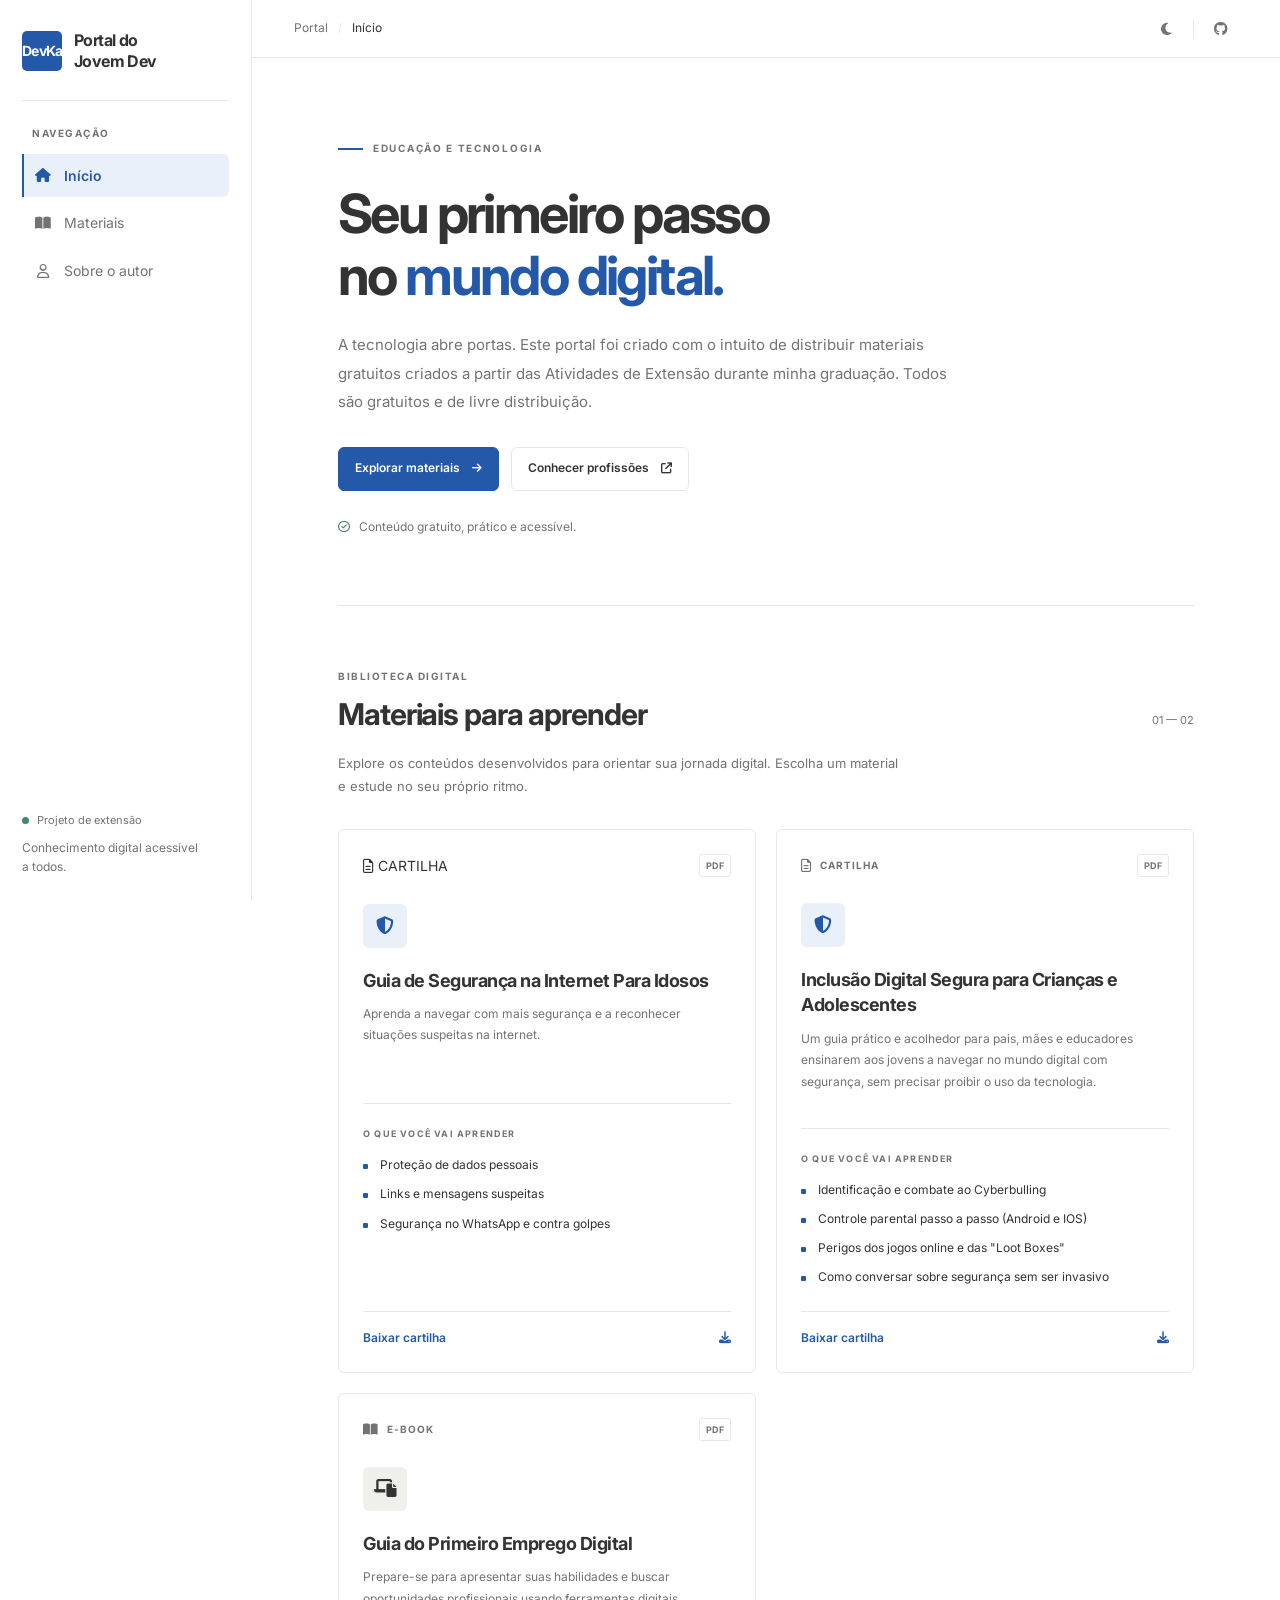
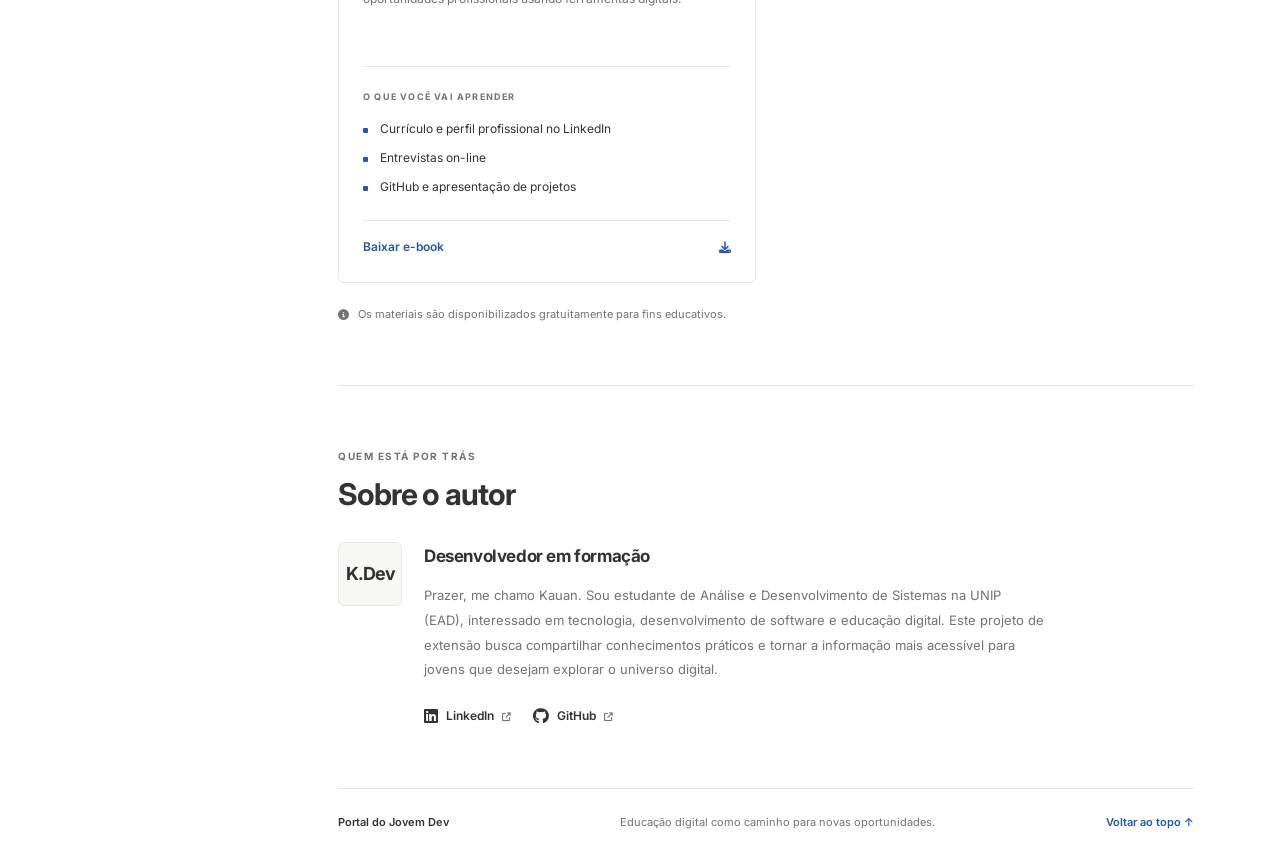
<file: index.html>
<!DOCTYPE html>
<html lang="pt-BR" data-theme="light">
<head>
  <meta charset="UTF-8">
  <meta name="viewport" content="width=device-width, initial-scale=1.0">
  <meta
    name="description"
    content="Portal do Jovem Dev: materiais educativos gratuitos para desenvolver habilidades digitais, conhecer profissões e ingressar no mundo da tecnologia."
  >
  <meta name="theme-color" content="#ffffff">
  <title>Portal do Jovem Dev</title>

  <!-- Tipografia -->
  <link rel="preconnect" href="https://fonts.googleapis.com">
  <link rel="preconnect" href="https://fonts.gstatic.com" crossorigin>
  <link
    href="https://fonts.googleapis.com/css2?family=Inter:wght@400;500;600;700&display=swap"
    rel="stylesheet"
  >

  <!-- Font Awesome -->
  <link
    rel="stylesheet"
    href="https://cdnjs.cloudflare.com/ajax/libs/font-awesome/6.7.2/css/all.min.css"
  >

  <link rel="stylesheet" href="style.css">
  <script src="script.js" defer></script>
</head>

<body data-theme="light">
  <a class="skip-link" href="#conteudo">
    Pular para o conteúdo
  </a>

  <!-- Cabeçalho mobile -->
  <header class="mobile-header">
    <button
      class="icon-button menu-toggle"
      id="menu-toggle"
      type="button"
      aria-label="Abrir menu de navegação"
      aria-expanded="false"
      aria-controls="sidebar"
    >
      <i class="fa-solid fa-bars" aria-hidden="true"></i>
    </button>

    <a class="mobile-brand" href="#inicio">
      Portal do Jovem Dev
    </a>

    <button
      class="icon-button theme-toggle"
      type="button"
      aria-label="Alternar tema"
      title="Alternar tema"
    >
      <i class="fa-solid fa-moon" aria-hidden="true"></i>
    </button>
  </header>

  <!-- Fundo para fechar o menu mobile -->
  <div class="sidebar-overlay" id="sidebar-overlay" hidden></div>

  <div class="site-layout">
    <!-- Navegação lateral -->
    <aside class="sidebar" id="sidebar" aria-label="Navegação principal">
      <div class="sidebar-inner">
        <a class="brand" href="#inicio" aria-label="Portal do Jovem Dev - Início">
          <span class="brand-mark" aria-hidden="true">DevKauan</span>
          <span class="brand-name">Portal do<br>Jovem Dev</span>
        </a>

        <div class="sidebar-divider"></div>

        <p class="nav-label">NAVEGAÇÃO</p>

        <nav class="sidebar-nav">
          <a class="nav-link active" href="#inicio">
            <i class="fa-solid fa-house" aria-hidden="true"></i>
            <span>Início</span>
          </a>

          <a class="nav-link" href="#materiais">
            <i class="fa-solid fa-book-open" aria-hidden="true"></i>
            <span>Materiais</span>
          </a>

          <a class="nav-link" href="#sobre">
            <i class="fa-regular fa-user" aria-hidden="true"></i>
            <span>Sobre o autor</span>
          </a>
        </nav>

        <div class="sidebar-bottom">
          <span class="sidebar-status">
            <span class="status-dot"></span>
            Projeto de extensão
          </span>
          <p>Conhecimento digital acessível a todos.</p>
        </div>
      </div>
    </aside>

    <!-- Conteúdo principal -->
    <main class="main-area" id="conteudo">
      <!-- Barra superior desktop -->
      <header class="topbar">
        <div class="breadcrumb">
          <span>Portal</span>
          <span class="breadcrumb-separator">/</span>
          <span id="current-page">Início</span>
        </div>

        <div class="topbar-actions">
          <button
            class="icon-button theme-toggle"
            type="button"
            aria-label="Alternar tema"
            title="Alternar tema"
          >
            <i class="fa-solid fa-moon" aria-hidden="true"></i>
          </button>

          <span class="topbar-divider"></span>

          <!-- Substitua pelo endereço real do repositório -->
          <a
            class="icon-button"
            href="https://github.com/devkauan088-rgb/Portal-do-Jovem-Dev"
            target="_blank"
            rel="noopener noreferrer"
            aria-label="Visitar o GitHub"
            title="Projeto no GitHub"
          >
            <i class="fa-brands fa-github" aria-hidden="true"></i>
          </a>
        </div>
      </header>

      <div class="content-wrapper">
        <!-- Seção 1: Início -->
        <section class="hero section-anchor" id="inicio">
          <div class="hero-eyebrow">
            <span class="eyebrow-line"></span>
            EDUCAÇÃO E TECNOLOGIA
          </div>

          <h1>
            Seu primeiro passo<br>
            no <span>mundo digital.</span>
          </h1>

          <p class="hero-description">
            A tecnologia abre portas. Este portal foi criado com o intuito de distribuir materiais gratuitos criados a partir
              das Atividades de Extensão durante minha graduação. Todos são gratuitos e de livre distribuição.
          </p>

          <div class="hero-actions">
            <a class="button button-primary" href="#materiais">
              Explorar materiais
              <i class="fa-solid fa-arrow-right" aria-hidden="true"></i>
            </a>

            <a
              class="button button-secondary"
              href="https://www.guiadacarreira.com.br/"
              target="_blank"
              rel="noopener noreferrer"
            >
              Conhecer profissões
              <i class="fa-solid fa-arrow-up-right-from-square"
                 aria-hidden="true"></i>
            </a>
          </div>

          <div class="hero-note">
            <i class="fa-regular fa-circle-check" aria-hidden="true"></i>
            Conteúdo gratuito, prático e acessível.
          </div>
        </section>

        <div class="section-divider"></div>

        <!-- Seção 2: Materiais -->
        <section class="materials-section section-anchor" id="materiais">
          <div class="section-heading">
            <div>
              <p class="section-kicker">BIBLIOTECA DIGITAL</p>
              <h2>Materiais para aprender</h2>
            </div>
            <span class="section-index">01 — 02</span>
          </div>

          <p class="section-description">
            Explore os conteúdos desenvolvidos para orientar sua jornada
            digital. Escolha um material e estude no seu próprio ritmo.
          </p>

          <div class="materials-grid">
            <!-- novo cartão -->
              <article class="material-card">
                <div class="material-card-top">
                  <span clsas="material-type">
                    <i class="fa-regular fa-file-lines"
                      aria-hidden="true"></i>
                    CARTILHA
                  </span>

                  <span class="file-format">PDF</span>
                </div>

                <div class="material-icon material-icon-blue">
                    <i class="fa-solid fa-shield-halved"
                      aria-hidden="true"></i>
                </div>

                <h3>Guia de Segurança na Internet Para Idosos</h3>

                <p class="material-description">
                  Aprenda a navegar com mais segurança e a reconhecer situações suspeitas na internet.
                </p>

                <div class="card-divider"></div>

                <p class="topics-label">O QUE VOCÊ VAI APRENDER</p>

                <ul class="topics-list">
                  <li>Proteção de dados pessoais</li>
                  <li>Links e mensagens suspeitas</li>
                  <li>Segurança no WhatsApp e contra golpes</li>
                </ul>

                <a 
                  class="material-download"
                  href="materiais/PDFs/Guia_de_Segurança_na_Internet_Para_Idosos.pdf"
                  download
                 >
                  Baixar cartilha
                  <i class="fa-solid fa-download"
                     aria-hidden="true"></i>
                </a>
              </article>



            <!-- Card: Cartilha -->
            <article class="material-card">
              <div class="material-card-top">
                <span class="material-type">
                  <i class="fa-regular fa-file-lines" aria-hidden="true"></i>
                  CARTILHA
                </span>
                <span class="file-format">PDF</span>
              </div>

              <div class="material-icon material-icon-blue">
                <i class="fa-solid fa-shield-halved" aria-hidden="true"></i>
              </div>

              <h3>Inclusão Digital Segura para Crianças e Adolescentes</h3>

              <p class="material-description">
                Um guia prático e acolhedor para pais, mães e educadores
                ensinarem aos jovens a navegar no mundo digital com segurança, sem precisar proibir o uso da tecnologia.
              </p>

              <div class="card-divider"></div>

              <p class="topics-label">O QUE VOCÊ VAI APRENDER</p>
              <ul class="topics-list">
                <li>Identificação e combate ao Cyberbulling</li>
                <li>Controle parental passo a passo (Android e IOS)</li>
                <li>Perigos dos jogos online e das "Loot Boxes"</li>
                <li>Como conversar sobre segurança sem ser invasivo</li>
              </ul>

              <a
                class="material-download"
                href="materiais/PDFs/Inclusão_Digital_Segura_Guia_Para_Proteger_Crianças_e_Adolescentes_na_Internet.pdf"
                download
              >
                Baixar cartilha
                <i class="fa-solid fa-download" aria-hidden="true"></i>
              </a>
            </article>

            <!-- Card: E-book -->
            <article class="material-card">
              <div class="material-card-top">
                <span class="material-type">
                  <i class="fa-solid fa-book-open" aria-hidden="true"></i>
                  E-BOOK
                </span>
                <span class="file-format">PDF</span>
              </div>

              <div class="material-icon material-icon-orange">
                <i class="fa-solid fa-laptop-file" aria-hidden="true"></i>
              </div>

              <h3>Guia do Primeiro Emprego Digital</h3>

              <p class="material-description">
                Prepare-se para apresentar suas habilidades e buscar
                oportunidades profissionais usando ferramentas digitais.
              </p>

              <div class="card-divider"></div>

              <p class="topics-label">O QUE VOCÊ VAI APRENDER</p>
              <ul class="topics-list">
                <li>Currículo e perfil profissional no LinkedIn</li>
                <li>Entrevistas on-line</li>
                <li>GitHub e apresentação de projetos</li>
              </ul>

              <a
                class="material-download"
                href="materiais/PDFs/Guia_do_Primeiro_Emprego_Digital.pdf"
                download
              >
                Baixar e-book
                <i class="fa-solid fa-download" aria-hidden="true"></i>
              </a>
            </article>
          </div>

          <p class="materials-footnote">
            <i class="fa-solid fa-circle-info" aria-hidden="true"></i>
            Os materiais são disponibilizados gratuitamente para fins educativos.
          </p>
        </section>

        <div class="section-divider"></div>

        <!-- Seção 3: Sobre o autor -->
        <section class="about-section section-anchor" id="sobre">
          <div class="section-heading">
            <div>
              <p class="section-kicker">QUEM ESTÁ POR TRÁS</p>
              <h2>Sobre o autor</h2>
            </div>
          </div>

          <div class="about-content">
            <div class="author-monogram" aria-hidden="true">K.Dev</div>

            <div class="author-details">
              <!-- Personalize com seu nome e sua trajetória -->
              <h3>Desenvolvedor em formação</h3>

              <p>
                Prazer, me chamo Kauan. Sou estudante de Análise e Desenvolvimento de Sistemas na UNIP (EAD),
                interessado em tecnologia, desenvolvimento de software e
                educação digital. Este projeto de extensão busca compartilhar
                conhecimentos práticos e tornar a informação mais acessível
                para jovens que desejam explorar o universo digital.
              </p>

              <div class="author-links">
                <!-- Substitua pelos seus perfis -->
                <a
                  href="https://www.linkedin.com/in/kauan-oliveira-425830294"
                  target="_blank"
                  rel="noopener noreferrer"
                >
                  <i class="fa-brands fa-linkedin" aria-hidden="true"></i>
                  LinkedIn
                  <i class="fa-solid fa-arrow-up-right-from-square external-icon"
                     aria-hidden="true"></i>
                </a>

                <a
                  href="https://github.com/devkauan088-rgb"
                  target="_blank"
                  rel="noopener noreferrer"
                >
                  <i class="fa-brands fa-github" aria-hidden="true"></i>
                  GitHub
                  <i class="fa-solid fa-arrow-up-right-from-square external-icon"
                     aria-hidden="true"></i>
                </a>
              </div>
            </div>
          </div>
        </section>

        <!-- Rodapé -->
        <footer class="site-footer">
          <p>Portal do Jovem Dev</p>
          <p>Educação digital como caminho para novas oportunidades.</p>
          <a href="#inicio">Voltar ao topo ↑</a>
        </footer>
      </div>
    </main>
  </div>
</body>
</html>
</file>
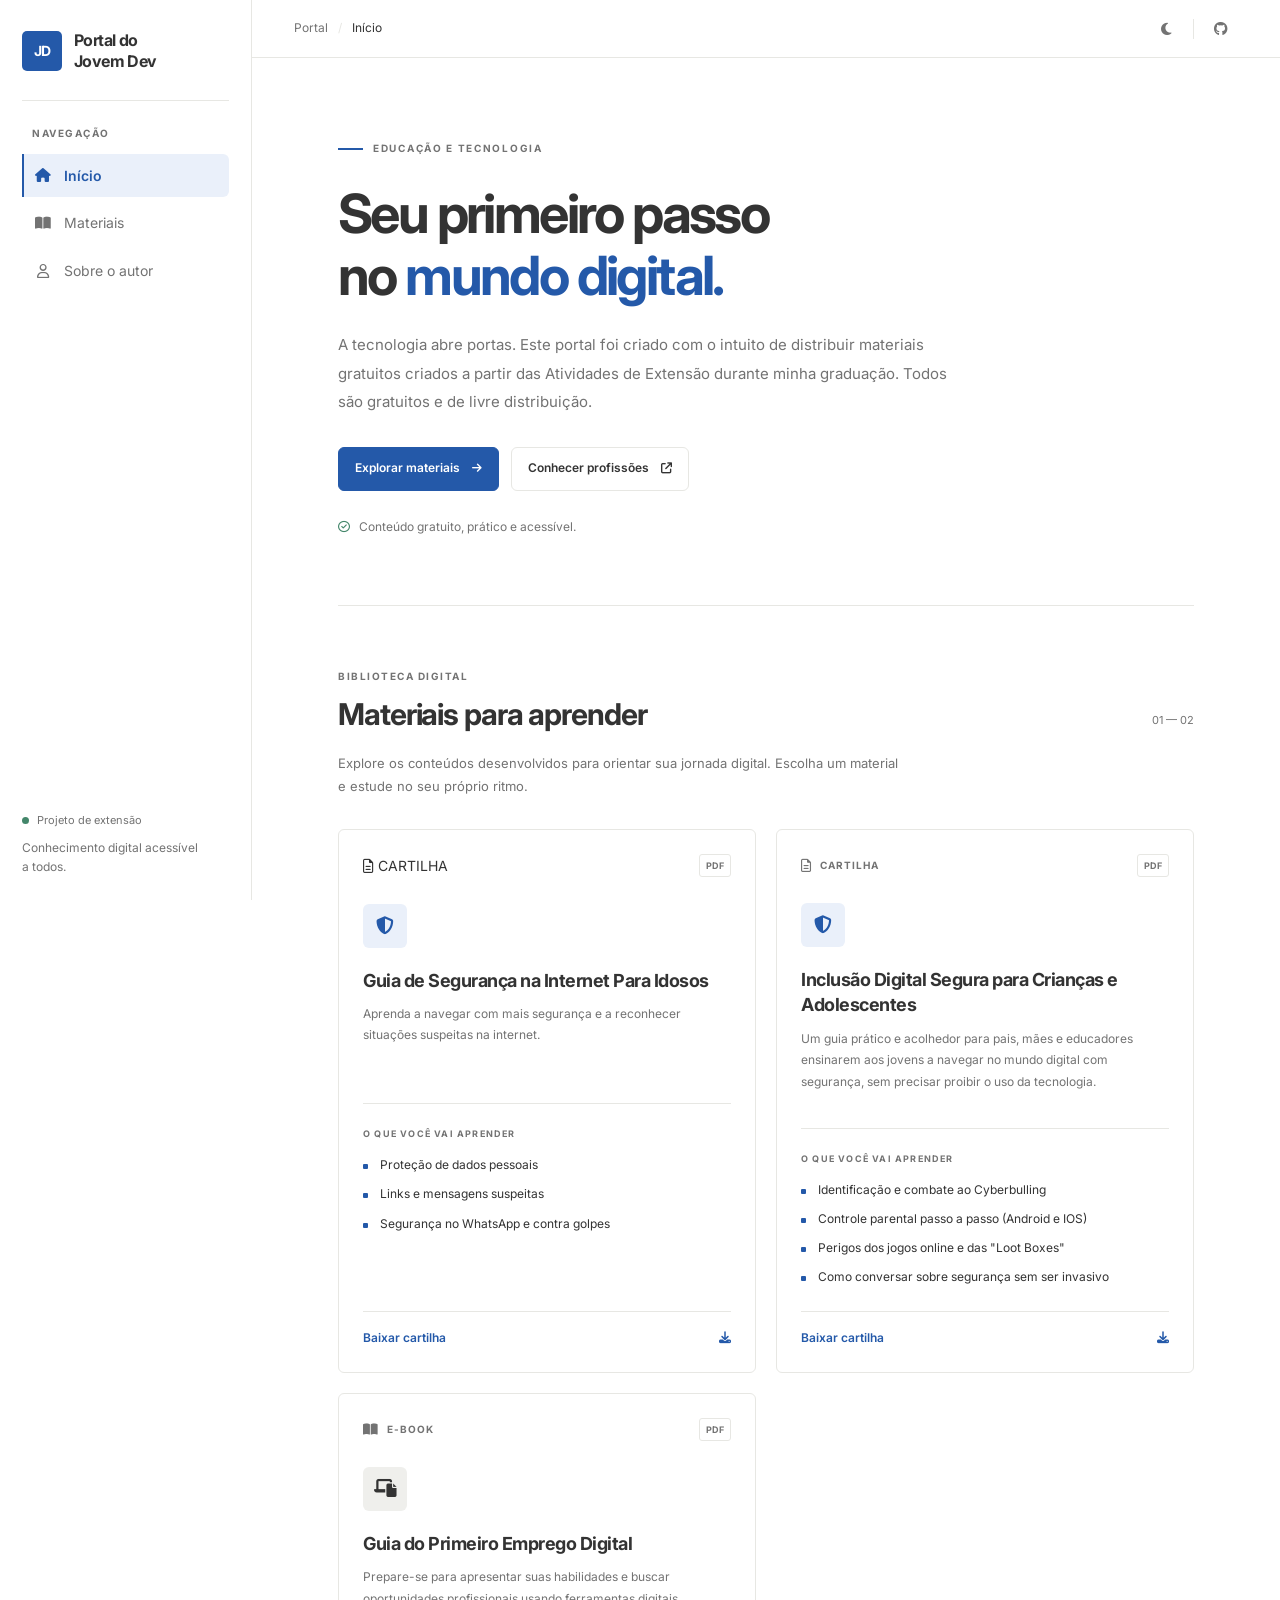
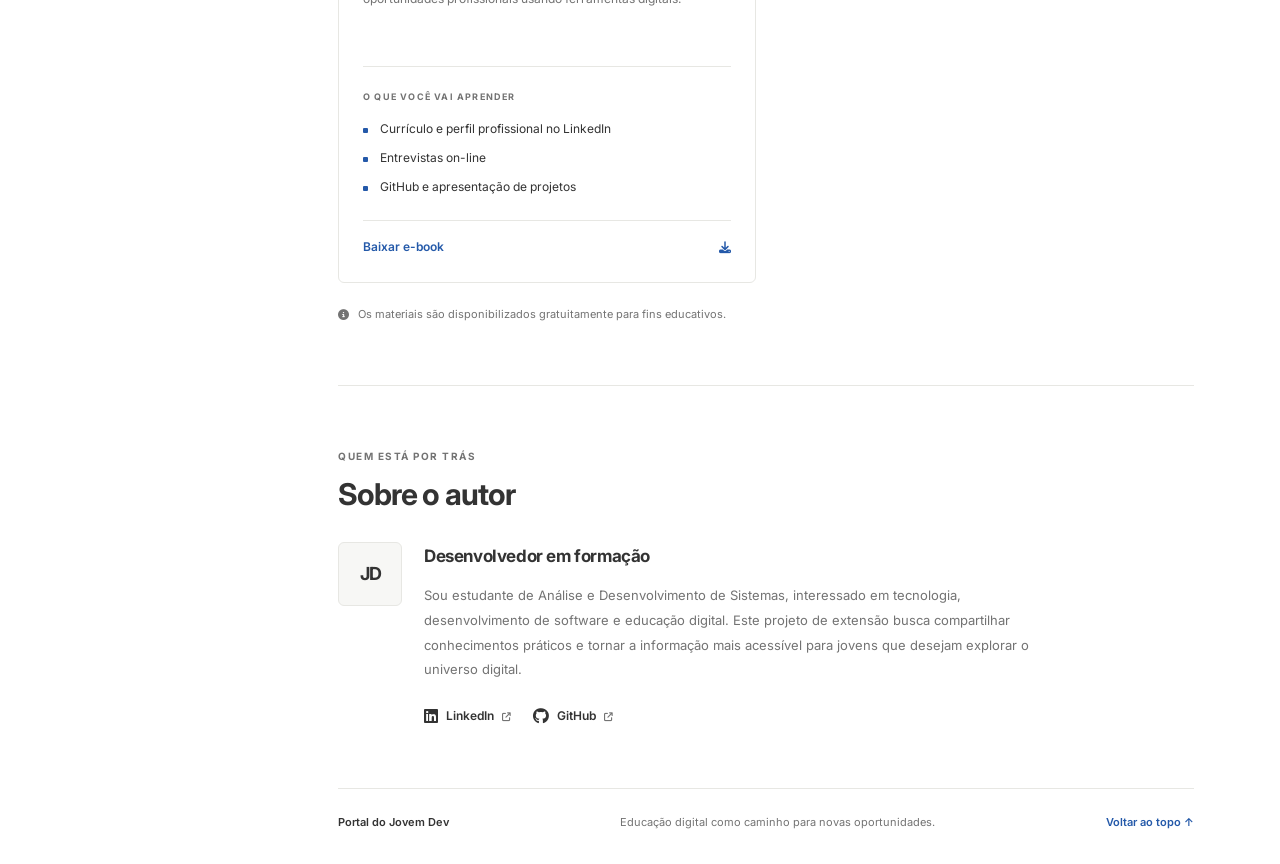
<file: Pasta/index.html>
<!DOCTYPE html>
<html lang="pt-BR" data-theme="light">
<head>
  <meta charset="UTF-8">
  <meta name="viewport" content="width=device-width, initial-scale=1.0">
  <meta
    name="description"
    content="Portal do Jovem Dev: materiais educativos gratuitos para desenvolver habilidades digitais, conhecer profissões e ingressar no mundo da tecnologia."
  >
  <meta name="theme-color" content="#ffffff">
  <title>Portal do Jovem Dev</title>

  <!-- Tipografia -->
  <link rel="preconnect" href="https://fonts.googleapis.com">
  <link rel="preconnect" href="https://fonts.gstatic.com" crossorigin>
  <link
    href="https://fonts.googleapis.com/css2?family=Inter:wght@400;500;600;700&display=swap"
    rel="stylesheet"
  >

  <!-- Font Awesome -->
  <link
    rel="stylesheet"
    href="https://cdnjs.cloudflare.com/ajax/libs/font-awesome/6.7.2/css/all.min.css"
  >

  <link rel="stylesheet" href="style.css">
  <script src="script.js" defer></script>
</head>

<body data-theme="light">
  <a class="skip-link" href="#conteudo">
    Pular para o conteúdo
  </a>

  <!-- Cabeçalho mobile -->
  <header class="mobile-header">
    <button
      class="icon-button menu-toggle"
      id="menu-toggle"
      type="button"
      aria-label="Abrir menu de navegação"
      aria-expanded="false"
      aria-controls="sidebar"
    >
      <i class="fa-solid fa-bars" aria-hidden="true"></i>
    </button>

    <a class="mobile-brand" href="#inicio">
      Portal do Jovem Dev
    </a>

    <button
      class="icon-button theme-toggle"
      type="button"
      aria-label="Alternar tema"
      title="Alternar tema"
    >
      <i class="fa-solid fa-moon" aria-hidden="true"></i>
    </button>
  </header>

  <!-- Fundo para fechar o menu mobile -->
  <div class="sidebar-overlay" id="sidebar-overlay" hidden></div>

  <div class="site-layout">
    <!-- Navegação lateral -->
    <aside class="sidebar" id="sidebar" aria-label="Navegação principal">
      <div class="sidebar-inner">
        <a class="brand" href="#inicio" aria-label="Portal do Jovem Dev - Início">
          <span class="brand-mark" aria-hidden="true">JD</span>
          <span class="brand-name">Portal do<br>Jovem Dev</span>
        </a>

        <div class="sidebar-divider"></div>

        <p class="nav-label">NAVEGAÇÃO</p>

        <nav class="sidebar-nav">
          <a class="nav-link active" href="#inicio">
            <i class="fa-solid fa-house" aria-hidden="true"></i>
            <span>Início</span>
          </a>

          <a class="nav-link" href="#materiais">
            <i class="fa-solid fa-book-open" aria-hidden="true"></i>
            <span>Materiais</span>
          </a>

          <a class="nav-link" href="#sobre">
            <i class="fa-regular fa-user" aria-hidden="true"></i>
            <span>Sobre o autor</span>
          </a>
        </nav>

        <div class="sidebar-bottom">
          <span class="sidebar-status">
            <span class="status-dot"></span>
            Projeto de extensão
          </span>
          <p>Conhecimento digital acessível a todos.</p>
        </div>
      </div>
    </aside>

    <!-- Conteúdo principal -->
    <main class="main-area" id="conteudo">
      <!-- Barra superior desktop -->
      <header class="topbar">
        <div class="breadcrumb">
          <span>Portal</span>
          <span class="breadcrumb-separator">/</span>
          <span id="current-page">Início</span>
        </div>

        <div class="topbar-actions">
          <button
            class="icon-button theme-toggle"
            type="button"
            aria-label="Alternar tema"
            title="Alternar tema"
          >
            <i class="fa-solid fa-moon" aria-hidden="true"></i>
          </button>

          <span class="topbar-divider"></span>

          <!-- Substitua pelo endereço real do repositório -->
          <a
            class="icon-button"
            href="https://github.com/devkauan088-rgb/Portal-do-Jovem-Dev"
            target="_blank"
            rel="noopener noreferrer"
            aria-label="Visitar o GitHub"
            title="Projeto no GitHub"
          >
            <i class="fa-brands fa-github" aria-hidden="true"></i>
          </a>
        </div>
      </header>

      <div class="content-wrapper">
        <!-- Seção 1: Início -->
        <section class="hero section-anchor" id="inicio">
          <div class="hero-eyebrow">
            <span class="eyebrow-line"></span>
            EDUCAÇÃO E TECNOLOGIA
          </div>

          <h1>
            Seu primeiro passo<br>
            no <span>mundo digital.</span>
          </h1>

          <p class="hero-description">
            A tecnologia abre portas. Este portal foi criado com o intuito de distribuir materiais gratuitos criados a partir
              das Atividades de Extensão durante minha graduação. Todos são gratuitos e de livre distribuição.
          </p>

          <div class="hero-actions">
            <a class="button button-primary" href="#materiais">
              Explorar materiais
              <i class="fa-solid fa-arrow-right" aria-hidden="true"></i>
            </a>

            <a
              class="button button-secondary"
              href="https://www.guiadacarreira.com.br/"
              target="_blank"
              rel="noopener noreferrer"
            >
              Conhecer profissões
              <i class="fa-solid fa-arrow-up-right-from-square"
                 aria-hidden="true"></i>
            </a>
          </div>

          <div class="hero-note">
            <i class="fa-regular fa-circle-check" aria-hidden="true"></i>
            Conteúdo gratuito, prático e acessível.
          </div>
        </section>

        <div class="section-divider"></div>

        <!-- Seção 2: Materiais -->
        <section class="materials-section section-anchor" id="materiais">
          <div class="section-heading">
            <div>
              <p class="section-kicker">BIBLIOTECA DIGITAL</p>
              <h2>Materiais para aprender</h2>
            </div>
            <span class="section-index">01 — 02</span>
          </div>

          <p class="section-description">
            Explore os conteúdos desenvolvidos para orientar sua jornada
            digital. Escolha um material e estude no seu próprio ritmo.
          </p>

          <div class="materials-grid">
            <!-- novo cartão -->
              <article class="material-card">
                <div class="material-card-top">
                  <span clsas="material-type">
                    <i class="fa-regular fa-file-lines"
                      aria-hidden="true"></i>
                    CARTILHA
                  </span>

                  <span class="file-format">PDF</span>
                </div>

                <div class="material-icon material-icon-blue">
                    <i class="fa-solid fa-shield-halved"
                      aria-hidden="true"></i>
                </div>

                <h3>Guia de Segurança na Internet Para Idosos</h3>

                <p class="material-description">
                  Aprenda a navegar com mais segurança e a reconhecer situações suspeitas na internet.
                </p>

                <div class="card-divider"></div>

                <p class="topics-label">O QUE VOCÊ VAI APRENDER</p>

                <ul class="topics-list">
                  <li>Proteção de dados pessoais</li>
                  <li>Links e mensagens suspeitas</li>
                  <li>Segurança no WhatsApp e contra golpes</li>
                </ul>

                <a 
                  class="material-download"
                  href="../materiais/PDFs/Guia_de_Segurança_na_Internet_Para_Idosos.pdf"
                  download
                 >
                  Baixar cartilha
                  <i class="fa-solid fa-download"
                     aria-hidden="true"></i>
                </a>
              </article>



            <!-- Card: Cartilha -->
            <article class="material-card">
              <div class="material-card-top">
                <span class="material-type">
                  <i class="fa-regular fa-file-lines" aria-hidden="true"></i>
                  CARTILHA
                </span>
                <span class="file-format">PDF</span>
              </div>

              <div class="material-icon material-icon-blue">
                <i class="fa-solid fa-shield-halved" aria-hidden="true"></i>
              </div>

              <h3>Inclusão Digital Segura para Crianças e Adolescentes</h3>

              <p class="material-description">
                Um guia prático e acolhedor para pais, mães e educadores
                ensinarem aos jovens a navegar no mundo digital com segurança, sem precisar proibir o uso da tecnologia.
              </p>

              <div class="card-divider"></div>

              <p class="topics-label">O QUE VOCÊ VAI APRENDER</p>
              <ul class="topics-list">
                <li>Identificação e combate ao Cyberbulling</li>
                <li>Controle parental passo a passo (Android e IOS)</li>
                <li>Perigos dos jogos online e das "Loot Boxes"</li>
                <li>Como conversar sobre segurança sem ser invasivo</li>
              </ul>

              <a
                class="material-download"
                href="../materiais/PDFs/Inclusão_Digital_Segura_Guia_Para_Proteger_Crianças_e_Adolescentes_na_Internet.pdf"
                download
              >
                Baixar cartilha
                <i class="fa-solid fa-download" aria-hidden="true"></i>
              </a>
            </article>

            <!-- Card: E-book -->
            <article class="material-card">
              <div class="material-card-top">
                <span class="material-type">
                  <i class="fa-solid fa-book-open" aria-hidden="true"></i>
                  E-BOOK
                </span>
                <span class="file-format">PDF</span>
              </div>

              <div class="material-icon material-icon-orange">
                <i class="fa-solid fa-laptop-file" aria-hidden="true"></i>
              </div>

              <h3>Guia do Primeiro Emprego Digital</h3>

              <p class="material-description">
                Prepare-se para apresentar suas habilidades e buscar
                oportunidades profissionais usando ferramentas digitais.
              </p>

              <div class="card-divider"></div>

              <p class="topics-label">O QUE VOCÊ VAI APRENDER</p>
              <ul class="topics-list">
                <li>Currículo e perfil profissional no LinkedIn</li>
                <li>Entrevistas on-line</li>
                <li>GitHub e apresentação de projetos</li>
              </ul>

              <a
                class="material-download"
                href="../materiais/PDFs/Guia_do_Primeiro_Emprego_Digital.pdf"
                download
              >
                Baixar e-book
                <i class="fa-solid fa-download" aria-hidden="true"></i>
              </a>
            </article>
          </div>

          <p class="materials-footnote">
            <i class="fa-solid fa-circle-info" aria-hidden="true"></i>
            Os materiais são disponibilizados gratuitamente para fins educativos.
          </p>
        </section>

        <div class="section-divider"></div>

        <!-- Seção 3: Sobre o autor -->
        <section class="about-section section-anchor" id="sobre">
          <div class="section-heading">
            <div>
              <p class="section-kicker">QUEM ESTÁ POR TRÁS</p>
              <h2>Sobre o autor</h2>
            </div>
          </div>

          <div class="about-content">
            <div class="author-monogram" aria-hidden="true">JD</div>

            <div class="author-details">
              <!-- Personalize com seu nome e sua trajetória -->
              <h3>Desenvolvedor em formação</h3>

              <p>
                Sou estudante de Análise e Desenvolvimento de Sistemas,
                interessado em tecnologia, desenvolvimento de software e
                educação digital. Este projeto de extensão busca compartilhar
                conhecimentos práticos e tornar a informação mais acessível
                para jovens que desejam explorar o universo digital.
              </p>

              <div class="author-links">
                <!-- Substitua pelos seus perfis -->
                <a
                  href="https://www.linkedin.com/in/kauan-oliveira-425830294"
                  target="_blank"
                  rel="noopener noreferrer"
                >
                  <i class="fa-brands fa-linkedin" aria-hidden="true"></i>
                  LinkedIn
                  <i class="fa-solid fa-arrow-up-right-from-square external-icon"
                     aria-hidden="true"></i>
                </a>

                <a
                  href="https://github.com/devkauan088-rgb"
                  target="_blank"
                  rel="noopener noreferrer"
                >
                  <i class="fa-brands fa-github" aria-hidden="true"></i>
                  GitHub
                  <i class="fa-solid fa-arrow-up-right-from-square external-icon"
                     aria-hidden="true"></i>
                </a>
              </div>
            </div>
          </div>
        </section>

        <!-- Rodapé -->
        <footer class="site-footer">
          <p>Portal do Jovem Dev</p>
          <p>Educação digital como caminho para novas oportunidades.</p>
          <a href="#inicio">Voltar ao topo ↑</a>
        </footer>
      </div>
    </main>
  </div>
</body>
</html>
</file>
<file: style.css>
/* ========================================
   1. Variáveis e configuração global
======================================== */

:root {
  color-scheme: light;

  --bg: #ffffff;
  --surface: #f7f7f5;
  --surface-hover: #efefec;
  --text: #333333;
  --text-muted: #737373;
  --border: #e7e7e3;
  --accent: #2459a9;
  --accent-hover: #194580;
  --accent-soft: #eaf0fa;
  --success: #43866a;

  --sidebar-width: 252px;
  --header-height: 58px;
  --content-width: 960px;

  --radius: 6px;
  --transition: 180ms ease;
}

body[data-theme="dark"] {
  color-scheme: dark;

  --bg: #121212;
  --surface: #1b1b1b;
  --surface-hover: #252525;
  --text: #e0e0e0;
  --text-muted: #a0a0a0;
  --border: #303030;
  --accent: #8db7ff;
  --accent-hover: #b0cdff;
  --accent-soft: #202c3d;
  --success: #82c7a4;
}

* {
  box-sizing: border-box;
}

html {
  scroll-behavior: smooth;
  scroll-padding-top: 84px;
}

body {
  margin: 0;
  background: var(--bg);
  color: var(--text);
  font-family: "Inter", sans-serif;
  font-size: 14px;
  line-height: 1.7;
  transition:
    background-color var(--transition),
    color var(--transition);
}

body,
button,
a {
  -webkit-tap-highlight-color: transparent;
}

button,
a {
  font: inherit;
}

a {
  color: inherit;
  text-decoration: none;
}

button {
  color: inherit;
}

button:focus-visible,
a:focus-visible {
  outline: 2px solid var(--accent);
  outline-offset: 4px;
}

::selection {
  background: var(--accent);
  color: #ffffff;
}

/* ========================================
   2. Acessibilidade
======================================== */

.skip-link {
  position: fixed;
  top: 8px;
  left: 8px;
  z-index: 200;
  padding: 10px 14px;
  background: var(--accent);
  color: #ffffff;
  transform: translateY(-150%);
}

.skip-link:focus {
  transform: translateY(0);
}

/* ========================================
   3. Layout principal
======================================== */

.site-layout {
  display: flex;
  min-height: 100vh;
}

/* ========================================
   4. Sidebar
======================================== */

.sidebar {
  position: fixed;
  inset: 0 auto 0 0;
  z-index: 100;
  width: var(--sidebar-width);
  height: 100vh;
  overflow-y: auto;
  background: var(--bg);
  border-right: 1px solid var(--border);
}

.sidebar-inner {
  display: flex;
  flex-direction: column;
  min-height: 100%;
  padding: 30px 22px 24px;
}

.brand {
  display: flex;
  align-items: center;
  gap: 12px;
  width: fit-content;
}

.brand-mark {
  display: grid;
  width: 40px;
  height: 40px;
  flex-shrink: 0;
  place-items: center;
  background: var(--accent);
  color: #ffffff;
  border-radius: 5px;
  font-size: 14px;
  font-weight: 700;
  letter-spacing: -0.7px;
}

.brand-name {
  font-size: 16px;
  font-weight: 700;
  line-height: 1.3;
  letter-spacing: -0.6px;
}

.sidebar-divider {
  height: 1px;
  margin: 28px 0 24px;
  background: var(--border);
}

.nav-label,
.section-kicker {
  margin: 0;
  color: var(--text-muted);
  font-size: 10px;
  font-weight: 700;
  letter-spacing: 1.5px;
}

.nav-label {
  margin-bottom: 12px;
  padding-left: 10px;
}

.sidebar-nav {
  display: flex;
  flex-direction: column;
  gap: 4px;
}

.nav-link {
  display: flex;
  align-items: center;
  gap: 12px;
  padding: 10px;
  border-left: 2px solid transparent;
  border-radius: 0 var(--radius) var(--radius) 0;
  color: var(--text-muted);
  transition:
    color var(--transition),
    background-color var(--transition),
    border-color var(--transition);
}

.nav-link i {
  width: 18px;
  text-align: center;
  font-size: 14px;
}

.nav-link:hover {
  background: var(--surface);
  color: var(--text);
}

.nav-link.active {
  border-left-color: var(--accent);
  background: var(--accent-soft);
  color: var(--accent);
  font-weight: 600;
}

.sidebar-bottom {
  margin-top: auto;
  padding-top: 30px;
}

.sidebar-status {
  display: flex;
  align-items: center;
  gap: 8px;
  color: var(--text-muted);
  font-size: 11px;
}

.status-dot {
  width: 7px;
  height: 7px;
  border-radius: 50%;
  background: var(--success);
}

.sidebar-bottom p {
  max-width: 180px;
  margin: 8px 0 0;
  color: var(--text-muted);
  font-size: 12px;
  line-height: 1.6;
}

/* ========================================
   5. Área principal e barra superior
======================================== */

.main-area {
  flex: 1;
  min-width: 0;
  min-height: 100vh;
  margin-left: var(--sidebar-width);
}

.topbar {
  position: sticky;
  top: 0;
  z-index: 50;
  display: flex;
  align-items: center;
  justify-content: space-between;
  height: var(--header-height);
  padding: 0 42px;
  background: var(--bg);
  border-bottom: 1px solid var(--border);
}

.breadcrumb {
  display: flex;
  align-items: center;
  gap: 10px;
  color: var(--text-muted);
  font-size: 12px;
}

.breadcrumb-separator {
  color: var(--border);
}

#current-page {
  color: var(--text);
}

.topbar-actions {
  display: flex;
  align-items: center;
  gap: 10px;
}

.icon-button {
  display: inline-grid;
  width: 34px;
  height: 34px;
  place-items: center;
  border: 1px solid transparent;
  border-radius: var(--radius);
  background: transparent;
  color: var(--text-muted);
  cursor: pointer;
  transition:
    color var(--transition),
    background-color var(--transition),
    border-color var(--transition);
}

.icon-button:hover {
  border-color: var(--border);
  background: var(--surface);
  color: var(--text);
}

.topbar-divider {
  width: 1px;
  height: 20px;
  background: var(--border);
}

/* ========================================
   6. Conteúdo editorial
======================================== */

.content-wrapper {
  width: 100%;
  max-width: var(--content-width);
  margin: 0 auto;
  padding: 0 52px;
}

.section-anchor {
  scroll-margin-top: calc(var(--header-height) + 28px);
}

/* ========================================
   7. Hero
======================================== */

.hero {
  padding: 82px 0 68px;
}

.hero-eyebrow {
  display: flex;
  align-items: center;
  gap: 10px;
  margin-bottom: 26px;
  color: var(--text-muted);
  font-size: 10px;
  font-weight: 700;
  letter-spacing: 1.7px;
}

.eyebrow-line {
  width: 25px;
  height: 2px;
  background: var(--accent);
}

.hero h1 {
  max-width: 720px;
  margin: 0;
  font-size: clamp(36px, 4.5vw, 54px);
  font-weight: 700;
  line-height: 1.15;
  letter-spacing: -2.6px;
}

.hero h1 span {
  color: var(--accent);
}

.hero-description {
  max-width: 610px;
  margin: 24px 0 0;
  color: var(--text-muted);
  font-size: 15px;
  line-height: 1.9;
}

.hero-actions {
  display: flex;
  flex-wrap: wrap;
  gap: 12px;
  margin-top: 30px;
}

.button {
  display: inline-flex;
  align-items: center;
  justify-content: center;
  gap: 12px;
  min-height: 44px;
  padding: 10px 16px;
  border: 1px solid var(--border);
  border-radius: var(--radius);
  font-size: 12px;
  font-weight: 600;
  transition:
    background-color var(--transition),
    color var(--transition),
    border-color var(--transition);
}

.button i {
  font-size: 11px;
}

.button-primary {
  border-color: var(--accent);
  background: var(--accent);
  color: #ffffff;
}

.button-primary:hover {
  border-color: var(--accent-hover);
  background: var(--accent-hover);
  color: #ffffff;
}

body[data-theme="dark"] .button-primary {
  color: #121212;
}

body[data-theme="dark"] .button-primary:hover {
  color: #121212;
}

.button-secondary {
  background: transparent;
  color: var(--text);
}

.button-secondary:hover {
  background: var(--surface);
  border-color: var(--text-muted);
}

.hero-note {
  display: flex;
  align-items: center;
  gap: 9px;
  margin-top: 26px;
  color: var(--text-muted);
  font-size: 12px;
}

.hero-note i {
  color: var(--success);
}

/* ========================================
   8. Separadores e cabeçalhos de seção
======================================== */

.section-divider {
  height: 1px;
  background: var(--border);
}

.materials-section,
.about-section {
  padding: 62px 0;
}

.section-heading {
  display: flex;
  align-items: flex-end;
  justify-content: space-between;
  gap: 20px;
}

.section-kicker {
  margin-bottom: 10px;
}

.section-heading h2 {
  margin: 0;
  font-size: clamp(24px, 3vw, 30px);
  font-weight: 700;
  letter-spacing: -1.1px;
  line-height: 1.3;
}

.section-index {
  padding-bottom: 4px;
  color: var(--text-muted);
  font-size: 11px;
  white-space: nowrap;
}

.section-description {
  max-width: 570px;
  margin: 18px 0 30px;
  color: var(--text-muted);
  font-size: 13px;
  line-height: 1.8;
}

/* ========================================
   9. Cards de materiais
======================================== */

.materials-grid {
  display: grid;
  grid-template-columns: repeat(2, minmax(0, 1fr));
  gap: 20px;
}

.material-card {
  display: flex;
  flex-direction: column;
  min-width: 0;
  padding: 24px;
  border: 1px solid var(--border);
  border-radius: var(--radius);
  background: var(--bg);
  transition: border-color var(--transition);
}

.material-card:hover {
  border-color: var(--text-muted);
}

.material-card-top {
  display: flex;
  align-items: center;
  justify-content: space-between;
  gap: 10px;
}

.material-type {
  display: flex;
  align-items: center;
  gap: 8px;
  color: var(--text-muted);
  font-size: 10px;
  font-weight: 700;
  letter-spacing: 1px;
}

.material-type i {
  font-size: 13px;
}

.file-format {
  padding: 3px 6px;
  border: 1px solid var(--border);
  border-radius: 3px;
  color: var(--text-muted);
  font-size: 9px;
  font-weight: 700;
}

.material-icon {
  display: grid;
  width: 44px;
  height: 44px;
  margin-top: 26px;
  place-items: center;
  border-radius: var(--radius);
  font-size: 18px;
}

.material-icon-blue {
  background: var(--accent-soft);
  color: var(--accent);
}

.material-icon-orange {
  background: var(--surface-hover);
  color: var(--text);
}

.material-card h3 {
  margin: 20px 0 10px;
  font-size: 18px;
  line-height: 1.4;
  letter-spacing: -0.5px;
}

.material-description {
  min-height: 78px;
  margin: 0;
  color: var(--text-muted);
  font-size: 12px;
  line-height: 1.8;
}

.card-divider {
  height: 1px;
  margin: 22px 0;
  background: var(--border);
}

.topics-label {
  margin: 0 0 14px;
  color: var(--text-muted);
  font-size: 9px;
  font-weight: 700;
  letter-spacing: 1.2px;
}

.topics-list {
  display: flex;
  flex-direction: column;
  gap: 10px;
  margin: 0 0 24px;
  padding: 0;
  list-style: none;
}

.topics-list li {
  position: relative;
  padding-left: 17px;
  color: var(--text);
  font-size: 12px;
  line-height: 1.6;
}

.topics-list li::before {
  position: absolute;
  top: 9px;
  left: 0;
  width: 5px;
  height: 5px;
  border-radius: 1px;
  background: var(--accent);
  content: "";
}

.material-download {
  display: flex;
  align-items: center;
  justify-content: space-between;
  gap: 10px;
  margin-top: auto;
  padding-top: 16px;
  border-top: 1px solid var(--border);
  color: var(--accent);
  font-size: 12px;
  font-weight: 600;
}

.material-download i {
  font-size: 12px;
  transition: transform var(--transition);
}

.material-download:hover i {
  transform: translateY(2px);
}

.materials-footnote {
  display: flex;
  align-items: flex-start;
  gap: 9px;
  margin: 22px 0 0;
  color: var(--text-muted);
  font-size: 11px;
  line-height: 1.7;
}

.materials-footnote i {
  margin-top: 5px;
  flex-shrink: 0;
}

/* ========================================
   10. Sobre o autor
======================================== */

.about-content {
  display: grid;
  grid-template-columns: 64px minmax(0, 1fr);
  gap: 22px;
  margin-top: 28px;
}

.author-monogram {
  display: grid;
  width: 64px;
  height: 64px;
  place-items: center;
  border: 1px solid var(--border);
  border-radius: var(--radius);
  background: var(--surface);
  color: var(--text);
  font-size: 18px;
  font-weight: 700;
  letter-spacing: -1px;
}

.author-details h3 {
  margin: 0 0 12px;
  font-size: 17px;
  letter-spacing: -0.4px;
}

.author-details > p {
  max-width: 620px;
  margin: 0;
  color: var(--text-muted);
  font-size: 13px;
  line-height: 1.9;
}

.author-links {
  display: flex;
  flex-wrap: wrap;
  gap: 22px;
  margin-top: 24px;
}

.author-links a {
  display: inline-flex;
  align-items: center;
  gap: 8px;
  color: var(--text);
  font-size: 12px;
  font-weight: 600;
  transition: color var(--transition);
}

.author-links a:hover {
  color: var(--accent);
}

.author-links a > i:first-child {
  font-size: 16px;
}

.author-links .external-icon {
  color: var(--text-muted);
  font-size: 9px;
}

/* ========================================
   11. Rodapé
======================================== */

.site-footer {
  display: flex;
  flex-wrap: wrap;
  align-items: center;
  justify-content: space-between;
  gap: 10px 20px;
  padding: 24px 0 32px;
  border-top: 1px solid var(--border);
  color: var(--text-muted);
  font-size: 11px;
}

.site-footer p {
  margin: 0;
}

.site-footer p:first-child {
  color: var(--text);
  font-weight: 600;
}

.site-footer a {
  color: var(--accent);
  font-weight: 600;
}

/* ========================================
   12. Menu mobile
======================================== */

.mobile-header,
.sidebar-overlay {
  display: none;
}

@media (max-width: 760px) {
  html {
    scroll-padding-top: 76px;
  }

  .mobile-header {
    position: sticky;
    top: 0;
    z-index: 120;
    display: flex;
    align-items: center;
    justify-content: space-between;
    gap: 12px;
    height: 58px;
    padding: 0 16px;
    border-bottom: 1px solid var(--border);
    background: var(--bg);
  }

  .mobile-brand {
    flex: 1;
    font-size: 14px;
    font-weight: 700;
    letter-spacing: -0.4px;
  }

  .sidebar {
    z-index: 150;
    width: min(290px, 84vw);
    transform: translateX(-100%);
    transition: transform 220ms ease;
  }

  body.menu-open .sidebar {
    transform: translateX(0);
  }

  .sidebar-overlay:not([hidden]) {
    position: fixed;
    inset: 0;
    z-index: 140;
    display: block;
    background: rgb(0 0 0 / 45%);
  }

  body.menu-open {
    overflow: hidden;
  }

  .sidebar-inner {
    padding-top: 24px;
  }

  .main-area {
    margin-left: 0;
  }

  .topbar {
    height: 44px;
    padding: 0 20px;
  }

  .content-wrapper {
    padding: 0 24px;
  }

  .hero {
    padding: 62px 0 54px;
  }

  .hero h1 {
    font-size: clamp(35px, 8vw, 46px);
    letter-spacing: -1.8px;
  }

  .hero-description {
    font-size: 14px;
  }

  .materials-section,
  .about-section {
    padding: 48px 0;
  }

  .materials-grid {
    grid-template-columns: 1fr;
    gap: 16px;
  }

  .material-description {
    min-height: 0;
  }
}

@media (max-width: 420px) {
  .content-wrapper {
    padding: 0 18px;
  }

  .hero {
    padding-top: 48px;
  }

  .hero h1 {
    font-size: 34px;
  }

  .hero-actions {
    flex-direction: column;
    align-items: stretch;
  }

  .button {
    justify-content: space-between;
  }

  .material-card {
    padding: 20px;
  }

  .about-content {
    grid-template-columns: 1fr;
    gap: 18px;
  }

  .site-footer {
    align-items: flex-start;
    flex-direction: column;
  }
}

/* ========================================
   13. Movimento reduzido
======================================== */

@media (prefers-reduced-motion: reduce) {
  *,
  *::before,
  *::after {
    scroll-behavior: auto !important;
    animation-duration: 0.01ms !important;
    animation-iteration-count: 1 !important;
    transition-duration: 0.01ms !important;
  }
}
</file>
<file: Pasta/style.css>
/* ========================================
   1. Variáveis e configuração global
======================================== */

:root {
  color-scheme: light;

  --bg: #ffffff;
  --surface: #f7f7f5;
  --surface-hover: #efefec;
  --text: #333333;
  --text-muted: #737373;
  --border: #e7e7e3;
  --accent: #2459a9;
  --accent-hover: #194580;
  --accent-soft: #eaf0fa;
  --success: #43866a;

  --sidebar-width: 252px;
  --header-height: 58px;
  --content-width: 960px;

  --radius: 6px;
  --transition: 180ms ease;
}

body[data-theme="dark"] {
  color-scheme: dark;

  --bg: #121212;
  --surface: #1b1b1b;
  --surface-hover: #252525;
  --text: #e0e0e0;
  --text-muted: #a0a0a0;
  --border: #303030;
  --accent: #8db7ff;
  --accent-hover: #b0cdff;
  --accent-soft: #202c3d;
  --success: #82c7a4;
}

* {
  box-sizing: border-box;
}

html {
  scroll-behavior: smooth;
  scroll-padding-top: 84px;
}

body {
  margin: 0;
  background: var(--bg);
  color: var(--text);
  font-family: "Inter", sans-serif;
  font-size: 14px;
  line-height: 1.7;
  transition:
    background-color var(--transition),
    color var(--transition);
}

body,
button,
a {
  -webkit-tap-highlight-color: transparent;
}

button,
a {
  font: inherit;
}

a {
  color: inherit;
  text-decoration: none;
}

button {
  color: inherit;
}

button:focus-visible,
a:focus-visible {
  outline: 2px solid var(--accent);
  outline-offset: 4px;
}

::selection {
  background: var(--accent);
  color: #ffffff;
}

/* ========================================
   2. Acessibilidade
======================================== */

.skip-link {
  position: fixed;
  top: 8px;
  left: 8px;
  z-index: 200;
  padding: 10px 14px;
  background: var(--accent);
  color: #ffffff;
  transform: translateY(-150%);
}

.skip-link:focus {
  transform: translateY(0);
}

/* ========================================
   3. Layout principal
======================================== */

.site-layout {
  display: flex;
  min-height: 100vh;
}

/* ========================================
   4. Sidebar
======================================== */

.sidebar {
  position: fixed;
  inset: 0 auto 0 0;
  z-index: 100;
  width: var(--sidebar-width);
  height: 100vh;
  overflow-y: auto;
  background: var(--bg);
  border-right: 1px solid var(--border);
}

.sidebar-inner {
  display: flex;
  flex-direction: column;
  min-height: 100%;
  padding: 30px 22px 24px;
}

.brand {
  display: flex;
  align-items: center;
  gap: 12px;
  width: fit-content;
}

.brand-mark {
  display: grid;
  width: 40px;
  height: 40px;
  flex-shrink: 0;
  place-items: center;
  background: var(--accent);
  color: #ffffff;
  border-radius: 5px;
  font-size: 14px;
  font-weight: 700;
  letter-spacing: -0.7px;
}

.brand-name {
  font-size: 16px;
  font-weight: 700;
  line-height: 1.3;
  letter-spacing: -0.6px;
}

.sidebar-divider {
  height: 1px;
  margin: 28px 0 24px;
  background: var(--border);
}

.nav-label,
.section-kicker {
  margin: 0;
  color: var(--text-muted);
  font-size: 10px;
  font-weight: 700;
  letter-spacing: 1.5px;
}

.nav-label {
  margin-bottom: 12px;
  padding-left: 10px;
}

.sidebar-nav {
  display: flex;
  flex-direction: column;
  gap: 4px;
}

.nav-link {
  display: flex;
  align-items: center;
  gap: 12px;
  padding: 10px;
  border-left: 2px solid transparent;
  border-radius: 0 var(--radius) var(--radius) 0;
  color: var(--text-muted);
  transition:
    color var(--transition),
    background-color var(--transition),
    border-color var(--transition);
}

.nav-link i {
  width: 18px;
  text-align: center;
  font-size: 14px;
}

.nav-link:hover {
  background: var(--surface);
  color: var(--text);
}

.nav-link.active {
  border-left-color: var(--accent);
  background: var(--accent-soft);
  color: var(--accent);
  font-weight: 600;
}

.sidebar-bottom {
  margin-top: auto;
  padding-top: 30px;
}

.sidebar-status {
  display: flex;
  align-items: center;
  gap: 8px;
  color: var(--text-muted);
  font-size: 11px;
}

.status-dot {
  width: 7px;
  height: 7px;
  border-radius: 50%;
  background: var(--success);
}

.sidebar-bottom p {
  max-width: 180px;
  margin: 8px 0 0;
  color: var(--text-muted);
  font-size: 12px;
  line-height: 1.6;
}

/* ========================================
   5. Área principal e barra superior
======================================== */

.main-area {
  flex: 1;
  min-width: 0;
  min-height: 100vh;
  margin-left: var(--sidebar-width);
}

.topbar {
  position: sticky;
  top: 0;
  z-index: 50;
  display: flex;
  align-items: center;
  justify-content: space-between;
  height: var(--header-height);
  padding: 0 42px;
  background: var(--bg);
  border-bottom: 1px solid var(--border);
}

.breadcrumb {
  display: flex;
  align-items: center;
  gap: 10px;
  color: var(--text-muted);
  font-size: 12px;
}

.breadcrumb-separator {
  color: var(--border);
}

#current-page {
  color: var(--text);
}

.topbar-actions {
  display: flex;
  align-items: center;
  gap: 10px;
}

.icon-button {
  display: inline-grid;
  width: 34px;
  height: 34px;
  place-items: center;
  border: 1px solid transparent;
  border-radius: var(--radius);
  background: transparent;
  color: var(--text-muted);
  cursor: pointer;
  transition:
    color var(--transition),
    background-color var(--transition),
    border-color var(--transition);
}

.icon-button:hover {
  border-color: var(--border);
  background: var(--surface);
  color: var(--text);
}

.topbar-divider {
  width: 1px;
  height: 20px;
  background: var(--border);
}

/* ========================================
   6. Conteúdo editorial
======================================== */

.content-wrapper {
  width: 100%;
  max-width: var(--content-width);
  margin: 0 auto;
  padding: 0 52px;
}

.section-anchor {
  scroll-margin-top: calc(var(--header-height) + 28px);
}

/* ========================================
   7. Hero
======================================== */

.hero {
  padding: 82px 0 68px;
}

.hero-eyebrow {
  display: flex;
  align-items: center;
  gap: 10px;
  margin-bottom: 26px;
  color: var(--text-muted);
  font-size: 10px;
  font-weight: 700;
  letter-spacing: 1.7px;
}

.eyebrow-line {
  width: 25px;
  height: 2px;
  background: var(--accent);
}

.hero h1 {
  max-width: 720px;
  margin: 0;
  font-size: clamp(36px, 4.5vw, 54px);
  font-weight: 700;
  line-height: 1.15;
  letter-spacing: -2.6px;
}

.hero h1 span {
  color: var(--accent);
}

.hero-description {
  max-width: 610px;
  margin: 24px 0 0;
  color: var(--text-muted);
  font-size: 15px;
  line-height: 1.9;
}

.hero-actions {
  display: flex;
  flex-wrap: wrap;
  gap: 12px;
  margin-top: 30px;
}

.button {
  display: inline-flex;
  align-items: center;
  justify-content: center;
  gap: 12px;
  min-height: 44px;
  padding: 10px 16px;
  border: 1px solid var(--border);
  border-radius: var(--radius);
  font-size: 12px;
  font-weight: 600;
  transition:
    background-color var(--transition),
    color var(--transition),
    border-color var(--transition);
}

.button i {
  font-size: 11px;
}

.button-primary {
  border-color: var(--accent);
  background: var(--accent);
  color: #ffffff;
}

.button-primary:hover {
  border-color: var(--accent-hover);
  background: var(--accent-hover);
  color: #ffffff;
}

body[data-theme="dark"] .button-primary {
  color: #121212;
}

body[data-theme="dark"] .button-primary:hover {
  color: #121212;
}

.button-secondary {
  background: transparent;
  color: var(--text);
}

.button-secondary:hover {
  background: var(--surface);
  border-color: var(--text-muted);
}

.hero-note {
  display: flex;
  align-items: center;
  gap: 9px;
  margin-top: 26px;
  color: var(--text-muted);
  font-size: 12px;
}

.hero-note i {
  color: var(--success);
}

/* ========================================
   8. Separadores e cabeçalhos de seção
======================================== */

.section-divider {
  height: 1px;
  background: var(--border);
}

.materials-section,
.about-section {
  padding: 62px 0;
}

.section-heading {
  display: flex;
  align-items: flex-end;
  justify-content: space-between;
  gap: 20px;
}

.section-kicker {
  margin-bottom: 10px;
}

.section-heading h2 {
  margin: 0;
  font-size: clamp(24px, 3vw, 30px);
  font-weight: 700;
  letter-spacing: -1.1px;
  line-height: 1.3;
}

.section-index {
  padding-bottom: 4px;
  color: var(--text-muted);
  font-size: 11px;
  white-space: nowrap;
}

.section-description {
  max-width: 570px;
  margin: 18px 0 30px;
  color: var(--text-muted);
  font-size: 13px;
  line-height: 1.8;
}

/* ========================================
   9. Cards de materiais
======================================== */

.materials-grid {
  display: grid;
  grid-template-columns: repeat(2, minmax(0, 1fr));
  gap: 20px;
}

.material-card {
  display: flex;
  flex-direction: column;
  min-width: 0;
  padding: 24px;
  border: 1px solid var(--border);
  border-radius: var(--radius);
  background: var(--bg);
  transition: border-color var(--transition);
}

.material-card:hover {
  border-color: var(--text-muted);
}

.material-card-top {
  display: flex;
  align-items: center;
  justify-content: space-between;
  gap: 10px;
}

.material-type {
  display: flex;
  align-items: center;
  gap: 8px;
  color: var(--text-muted);
  font-size: 10px;
  font-weight: 700;
  letter-spacing: 1px;
}

.material-type i {
  font-size: 13px;
}

.file-format {
  padding: 3px 6px;
  border: 1px solid var(--border);
  border-radius: 3px;
  color: var(--text-muted);
  font-size: 9px;
  font-weight: 700;
}

.material-icon {
  display: grid;
  width: 44px;
  height: 44px;
  margin-top: 26px;
  place-items: center;
  border-radius: var(--radius);
  font-size: 18px;
}

.material-icon-blue {
  background: var(--accent-soft);
  color: var(--accent);
}

.material-icon-orange {
  background: var(--surface-hover);
  color: var(--text);
}

.material-card h3 {
  margin: 20px 0 10px;
  font-size: 18px;
  line-height: 1.4;
  letter-spacing: -0.5px;
}

.material-description {
  min-height: 78px;
  margin: 0;
  color: var(--text-muted);
  font-size: 12px;
  line-height: 1.8;
}

.card-divider {
  height: 1px;
  margin: 22px 0;
  background: var(--border);
}

.topics-label {
  margin: 0 0 14px;
  color: var(--text-muted);
  font-size: 9px;
  font-weight: 700;
  letter-spacing: 1.2px;
}

.topics-list {
  display: flex;
  flex-direction: column;
  gap: 10px;
  margin: 0 0 24px;
  padding: 0;
  list-style: none;
}

.topics-list li {
  position: relative;
  padding-left: 17px;
  color: var(--text);
  font-size: 12px;
  line-height: 1.6;
}

.topics-list li::before {
  position: absolute;
  top: 9px;
  left: 0;
  width: 5px;
  height: 5px;
  border-radius: 1px;
  background: var(--accent);
  content: "";
}

.material-download {
  display: flex;
  align-items: center;
  justify-content: space-between;
  gap: 10px;
  margin-top: auto;
  padding-top: 16px;
  border-top: 1px solid var(--border);
  color: var(--accent);
  font-size: 12px;
  font-weight: 600;
}

.material-download i {
  font-size: 12px;
  transition: transform var(--transition);
}

.material-download:hover i {
  transform: translateY(2px);
}

.materials-footnote {
  display: flex;
  align-items: flex-start;
  gap: 9px;
  margin: 22px 0 0;
  color: var(--text-muted);
  font-size: 11px;
  line-height: 1.7;
}

.materials-footnote i {
  margin-top: 5px;
  flex-shrink: 0;
}

/* ========================================
   10. Sobre o autor
======================================== */

.about-content {
  display: grid;
  grid-template-columns: 64px minmax(0, 1fr);
  gap: 22px;
  margin-top: 28px;
}

.author-monogram {
  display: grid;
  width: 64px;
  height: 64px;
  place-items: center;
  border: 1px solid var(--border);
  border-radius: var(--radius);
  background: var(--surface);
  color: var(--text);
  font-size: 18px;
  font-weight: 700;
  letter-spacing: -1px;
}

.author-details h3 {
  margin: 0 0 12px;
  font-size: 17px;
  letter-spacing: -0.4px;
}

.author-details > p {
  max-width: 620px;
  margin: 0;
  color: var(--text-muted);
  font-size: 13px;
  line-height: 1.9;
}

.author-links {
  display: flex;
  flex-wrap: wrap;
  gap: 22px;
  margin-top: 24px;
}

.author-links a {
  display: inline-flex;
  align-items: center;
  gap: 8px;
  color: var(--text);
  font-size: 12px;
  font-weight: 600;
  transition: color var(--transition);
}

.author-links a:hover {
  color: var(--accent);
}

.author-links a > i:first-child {
  font-size: 16px;
}

.author-links .external-icon {
  color: var(--text-muted);
  font-size: 9px;
}

/* ========================================
   11. Rodapé
======================================== */

.site-footer {
  display: flex;
  flex-wrap: wrap;
  align-items: center;
  justify-content: space-between;
  gap: 10px 20px;
  padding: 24px 0 32px;
  border-top: 1px solid var(--border);
  color: var(--text-muted);
  font-size: 11px;
}

.site-footer p {
  margin: 0;
}

.site-footer p:first-child {
  color: var(--text);
  font-weight: 600;
}

.site-footer a {
  color: var(--accent);
  font-weight: 600;
}

/* ========================================
   12. Menu mobile
======================================== */

.mobile-header,
.sidebar-overlay {
  display: none;
}

@media (max-width: 760px) {
  html {
    scroll-padding-top: 76px;
  }

  .mobile-header {
    position: sticky;
    top: 0;
    z-index: 120;
    display: flex;
    align-items: center;
    justify-content: space-between;
    gap: 12px;
    height: 58px;
    padding: 0 16px;
    border-bottom: 1px solid var(--border);
    background: var(--bg);
  }

  .mobile-brand {
    flex: 1;
    font-size: 14px;
    font-weight: 700;
    letter-spacing: -0.4px;
  }

  .sidebar {
    z-index: 150;
    width: min(290px, 84vw);
    transform: translateX(-100%);
    transition: transform 220ms ease;
  }

  body.menu-open .sidebar {
    transform: translateX(0);
  }

  .sidebar-overlay:not([hidden]) {
    position: fixed;
    inset: 0;
    z-index: 140;
    display: block;
    background: rgb(0 0 0 / 45%);
  }

  body.menu-open {
    overflow: hidden;
  }

  .sidebar-inner {
    padding-top: 24px;
  }

  .main-area {
    margin-left: 0;
  }

  .topbar {
    height: 44px;
    padding: 0 20px;
  }

  .content-wrapper {
    padding: 0 24px;
  }

  .hero {
    padding: 62px 0 54px;
  }

  .hero h1 {
    font-size: clamp(35px, 8vw, 46px);
    letter-spacing: -1.8px;
  }

  .hero-description {
    font-size: 14px;
  }

  .materials-section,
  .about-section {
    padding: 48px 0;
  }

  .materials-grid {
    grid-template-columns: 1fr;
    gap: 16px;
  }

  .material-description {
    min-height: 0;
  }
}

@media (max-width: 420px) {
  .content-wrapper {
    padding: 0 18px;
  }

  .hero {
    padding-top: 48px;
  }

  .hero h1 {
    font-size: 34px;
  }

  .hero-actions {
    flex-direction: column;
    align-items: stretch;
  }

  .button {
    justify-content: space-between;
  }

  .material-card {
    padding: 20px;
  }

  .about-content {
    grid-template-columns: 1fr;
    gap: 18px;
  }

  .site-footer {
    align-items: flex-start;
    flex-direction: column;
  }
}

/* ========================================
   13. Movimento reduzido
======================================== */

@media (prefers-reduced-motion: reduce) {
  *,
  *::before,
  *::after {
    scroll-behavior: auto !important;
    animation-duration: 0.01ms !important;
    animation-iteration-count: 1 !important;
    transition-duration: 0.01ms !important;
  }
}
</file>
